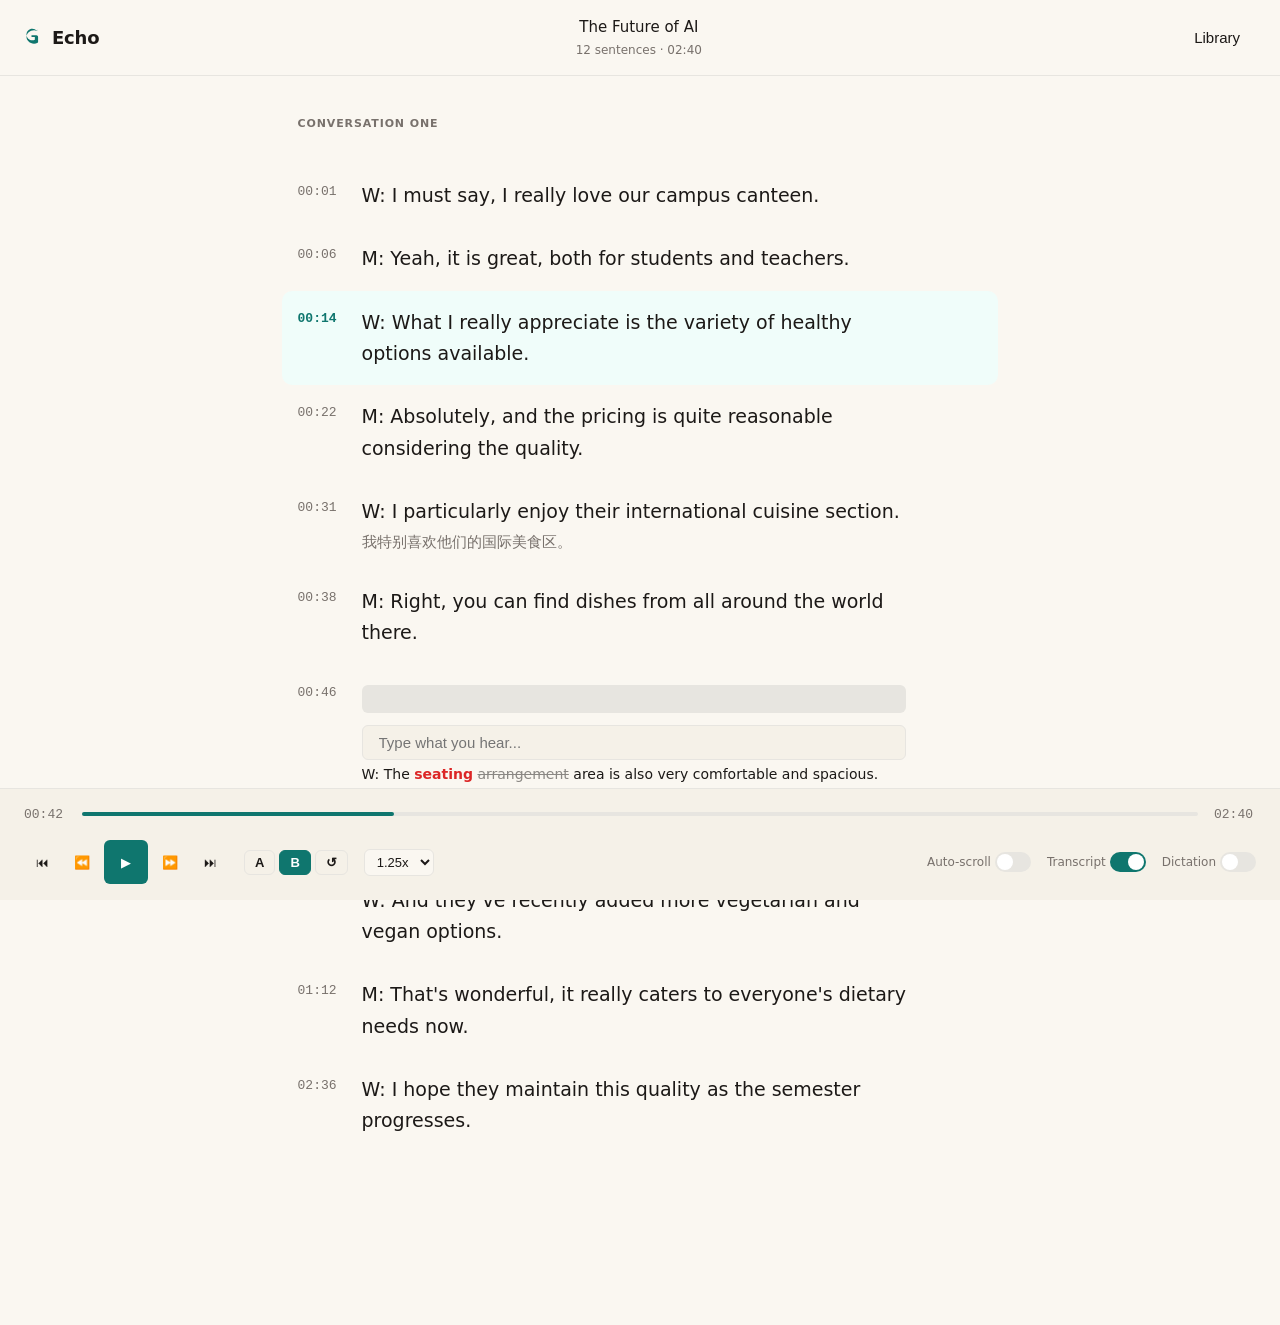
<file: docs/design/direction-a-warm-paper.html>
<!doctype html>
<html lang="en">
<head>
<meta charset="utf-8">
<meta name="viewport" content="width=device-width, initial-scale=1">
<title>Echo — Listening Player</title>
<style>
:root {
  --paper: #FAF7F1;
  --surface: #F5F1E8;
  --ink: #1C1917;
  --muted: #78716C;
  --border: #E7E5E0;
  --accent: #0F766E;
  --accent-bg: #F0FDFA;
  --radius-sm: 6px;
  --radius-md: 10px;
  --radius-lg: 14px;
  --space-xs: 4px;
  --space-sm: 8px;
  --space-md: 16px;
  --space-lg: 24px;
  --space-xl: 32px;
}
@media (prefers-color-scheme: dark) {
  :root {
    --paper: #1C1917;
    --surface: #292524;
    --ink: #FAF7F1;
    --muted: #A8A29E;
    --border: #44403C;
    --accent: #5EEAD4;
    --accent-bg: #134E4A;
  }
}
* { margin: 0; padding: 0; box-sizing: border-box; }
body {
  font-family: -apple-system, BlinkMacSystemFont, 'Segoe UI', system-ui, sans-serif;
  background: var(--paper);
  color: var(--ink);
  line-height: 1.5;
  padding-bottom: 140px;
}
.top-bar {
  display: flex;
  align-items: center;
  justify-content: space-between;
  padding: var(--space-md) var(--space-lg);
  border-bottom: 1px solid var(--border);
  background: var(--paper);
  position: sticky;
  top: 0;
  z-index: 10;
}
.logo-group {
  display: flex;
  align-items: center;
  gap: var(--space-sm);
}
.logo-svg {
  width: 20px;
  height: 20px;
  fill: var(--accent);
}
.wordmark {
  font-size: 18px;
  font-weight: 600;
  letter-spacing: -0.01em;
}
.track-info {
  text-align: center;
  flex: 1;
}
.track-title {
  font-size: 15px;
  font-weight: 500;
}
.track-meta {
  font-size: 12px;
  color: var(--muted);
  margin-top: 2px;
}
.lib-btn {
  background: none;
  border: none;
  color: var(--ink);
  font-size: 15px;
  cursor: pointer;
  padding: var(--space-sm) var(--space-md);
  border-radius: var(--radius-sm);
}
.lib-btn:hover { background: var(--surface); }
.main {
  max-width: 72ch;
  margin: 0 auto;
  padding: var(--space-xl) var(--space-lg);
}
.section-heading {
  font-size: 11px;
  font-weight: 600;
  letter-spacing: 0.08em;
  text-transform: uppercase;
  color: var(--muted);
  margin-bottom: var(--space-lg);
  position: sticky;
  top: 65px;
  background: var(--paper);
  padding: var(--space-sm) 0;
  z-index: 5;
}
.sentence-row {
  display: grid;
  grid-template-columns: 48px 1fr auto;
  gap: var(--space-md);
  align-items: start;
  padding: var(--space-md) var(--space-md);
  margin: 0 calc(-1 * var(--space-md));
  border-radius: var(--radius-md);
  transition: background 0.15s;
}
.sentence-row:hover { background: var(--surface); }
.sentence-row:hover .row-actions { opacity: 1; }
.sentence-row.active {
  background: var(--accent-bg);
  font-weight: 500;
}
.sentence-row.active .timestamp { color: var(--accent); font-weight: 600; }
.timestamp {
  font-family: ui-monospace, 'SF Mono', monospace;
  font-size: 13px;
  color: var(--muted);
  padding-top: 2px;
}
.sentence-text {
  font-size: 19px;
  line-height: 1.65;
}
.translation {
  font-size: 15px;
  color: var(--muted);
  margin-top: var(--space-xs);
  line-height: 1.5;
}
.dictation-mask {
  background: var(--border);
  height: 28px;
  border-radius: var(--radius-sm);
  margin: 4px 0;
}
.dictation-input {
  width: 100%;
  padding: var(--space-sm) var(--space-md);
  border: 1px solid var(--border);
  border-radius: var(--radius-sm);
  background: var(--surface);
  color: var(--ink);
  font-size: 15px;
  margin-top: var(--space-sm);
}
.dictation-feedback {
  font-size: 14px;
  margin-top: var(--space-xs);
  line-height: 1.5;
}
.word-missed { color: #DC2626; font-weight: 600; }
.word-extra { text-decoration: line-through; opacity: 0.5; }
.row-actions {
  display: flex;
  gap: var(--space-xs);
  opacity: 0;
  transition: opacity 0.15s;
}
@media (max-width: 768px) {
  .row-actions { opacity: 1; }
}
.icon-btn {
  background: none;
  border: none;
  color: var(--muted);
  cursor: pointer;
  padding: var(--space-xs);
  border-radius: var(--radius-sm);
  width: 28px;
  height: 28px;
  display: flex;
  align-items: center;
  justify-content: center;
}
.icon-btn:hover { background: var(--border); color: var(--ink); }
.player-bar {
  position: fixed;
  bottom: 0;
  left: 0;
  right: 0;
  background: var(--surface);
  border-top: 1px solid var(--border);
  padding: var(--space-md) var(--space-lg);
  z-index: 20;
}
.timeline {
  display: flex;
  align-items: center;
  gap: var(--space-md);
  margin-bottom: var(--space-md);
}
.time {
  font-family: ui-monospace, 'SF Mono', monospace;
  font-size: 13px;
  color: var(--muted);
  min-width: 42px;
}
.slider {
  flex: 1;
  height: 4px;
  background: var(--border);
  border-radius: 2px;
  position: relative;
  cursor: pointer;
}
.slider-fill {
  height: 100%;
  background: var(--accent);
  border-radius: 2px;
  width: 28%;
}
.controls {
  display: flex;
  align-items: center;
  gap: var(--space-sm);
  flex-wrap: wrap;
}
.transport {
  display: flex;
  align-items: center;
  gap: var(--space-xs);
}
.ctrl-btn {
  background: none;
  border: none;
  color: var(--ink);
  cursor: pointer;
  padding: var(--space-sm);
  border-radius: var(--radius-sm);
  font-size: 13px;
  display: flex;
  align-items: center;
  justify-content: center;
  width: 36px;
  height: 36px;
}
.ctrl-btn:hover { background: var(--border); }
.ctrl-btn.primary {
  background: var(--accent);
  color: white;
  width: 44px;
  height: 44px;
}
.ctrl-btn.primary:hover { opacity: 0.9; }
.ab-group {
  display: flex;
  gap: var(--space-xs);
  margin-left: var(--space-sm);
}
.ab-btn {
  background: none;
  border: 1px solid var(--border);
  color: var(--ink);
  cursor: pointer;
  padding: var(--space-xs) 10px;
  border-radius: var(--radius-sm);
  font-size: 13px;
  font-weight: 600;
}
.ab-btn:hover { background: var(--surface); }
.ab-btn.engaged {
  background: var(--accent);
  color: white;
  border-color: var(--accent);
}
.speed-select {
  background: var(--paper);
  border: 1px solid var(--border);
  color: var(--ink);
  padding: var(--space-xs) var(--space-sm);
  border-radius: var(--radius-sm);
  font-size: 13px;
  cursor: pointer;
  margin-left: var(--space-sm);
}
.switches {
  display: flex;
  gap: var(--space-md);
  margin-left: auto;
}
@media (max-width: 520px) {
  .switches { margin-left: 0; width: 100%; justify-content: space-between; margin-top: var(--space-sm); }
}
.switch-group {
  display: flex;
  align-items: center;
  gap: var(--space-xs);
}
.switch-label {
  font-size: 12px;
  color: var(--muted);
}
.switch {
  width: 36px;
  height: 20px;
  background: var(--border);
  border-radius: 10px;
  position: relative;
  cursor: pointer;
  transition: background 0.2s;
}
.switch.on { background: var(--accent); }
.switch-knob {
  width: 16px;
  height: 16px;
  background: white;
  border-radius: 50%;
  position: absolute;
  top: 2px;
  left: 2px;
  transition: left 0.2s;
}
.switch.on .switch-knob { left: 18px; }
.drawer-backdrop {
  position: fixed;
  inset: 0;
  background: rgba(0,0,0,0.4);
  z-index: 30;
  display: none;
}
.drawer-backdrop.open { display: block; }
.drawer {
  position: fixed;
  left: 0;
  top: 0;
  bottom: 0;
  width: 320px;
  max-width: 85vw;
  background: var(--paper);
  z-index: 40;
  transform: translateX(-100%);
  transition: transform 0.3s;
  overflow-y: auto;
  padding: var(--space-lg);
}
.drawer.open { transform: translateX(0); }
.drawer-search {
  width: 100%;
  padding: var(--space-sm) var(--space-md);
  border: 1px solid var(--border);
  border-radius: var(--radius-md);
  background: var(--surface);
  color: var(--ink);
  font-size: 14px;
  margin-bottom: var(--space-lg);
}
.tree-group {
  margin-bottom: var(--space-md);
}
.tree-label {
  display: flex;
  align-items: center;
  gap: var(--space-sm);
  padding: var(--space-sm) 0;
  cursor: pointer;
  font-size: 14px;
  font-weight: 500;
}
.caret {
  font-size: 10px;
  color: var(--muted);
  transition: transform 0.2s;
}
.tree-group.open .caret { transform: rotate(90deg); }
.badge {
  background: var(--border);
  color: var(--muted);
  font-size: 11px;
  padding: 2px 6px;
  border-radius: 10px;
}
.tree-items {
  display: none;
  padding-left: var(--space-lg);
}
.tree-group.open .tree-items { display: block; }
.tree-item {
  padding: var(--space-sm) var(--space-md);
  border-radius: var(--radius-sm);
  cursor: pointer;
  margin-bottom: 2px;
}
.tree-item:hover { background: var(--surface); }
.tree-item.current { background: var(--accent-bg); color: var(--accent); font-weight: 500; }
.item-title { font-size: 14px; }
.item-subtitle { font-size: 12px; color: var(--muted); margin-top: 2px; }
.divider {
  height: 1px;
  background: var(--border);
  margin: var(--space-lg) 0;
}
.sections-heading {
  font-size: 11px;
  font-weight: 600;
  letter-spacing: 0.08em;
  text-transform: uppercase;
  color: var(--muted);
  margin-bottom: var(--space-md);
}
</style>
</head>
<body>

<div class="top-bar">
  <div class="logo-group">
    <svg class="logo-svg" viewBox="0 0 24 24">
      <path d="M12 4C7 4 3 8 3 12s4 8 9 8c1.5 0 3-.4 4.3-1.1.4-.2.6-.6.6-1V12c0-1.1-.9-2-2-2H9v2h4v3.3c-.9.4-1.9.7-3 .7-3.9 0-7-3.1-7-7s3.1-7 7-7c2.1 0 4 .9 5.3 2.4l1.5-1.5C14.6 4.7 12.4 4 12 4z"/>
    </svg>
    <span class="wordmark">Echo</span>
  </div>
  <div class="track-info">
    <div class="track-title">The Future of AI</div>
    <div class="track-meta">12 sentences · 02:40</div>
  </div>
  <button class="lib-btn" onclick="toggleDrawer()">Library</button>
</div>

<main class="main">
  <div class="section-heading">CONVERSATION ONE</div>

  <div class="sentence-row">
    <div class="timestamp">00:01</div>
    <div>
      <div class="sentence-text">W: I must say, I really love our campus canteen.</div>
    </div>
    <div class="row-actions">
      <button class="icon-btn">▶</button>
      <button class="icon-btn">↻</button>
    </div>
  </div>

  <div class="sentence-row">
    <div class="timestamp">00:06</div>
    <div>
      <div class="sentence-text">M: Yeah, it is great, both for students and teachers.</div>
    </div>
    <div class="row-actions">
      <button class="icon-btn">▶</button>
      <button class="icon-btn">↻</button>
    </div>
  </div>

  <div class="sentence-row active">
    <div class="timestamp">00:14</div>
    <div>
      <div class="sentence-text">W: What I really appreciate is the variety of healthy options available.</div>
    </div>
    <div class="row-actions">
      <button class="icon-btn">▶</button>
      <button class="icon-btn">↻</button>
    </div>
  </div>

  <div class="sentence-row">
    <div class="timestamp">00:22</div>
    <div>
      <div class="sentence-text">M: Absolutely, and the pricing is quite reasonable considering the quality.</div>
    </div>
    <div class="row-actions">
      <button class="icon-btn">▶</button>
      <button class="icon-btn">↻</button>
    </div>
  </div>

  <div class="sentence-row">
    <div class="timestamp">00:31</div>
    <div>
      <div class="sentence-text">W: I particularly enjoy their international cuisine section.</div>
      <div class="translation">我特别喜欢他们的国际美食区。</div>
    </div>
    <div class="row-actions">
      <button class="icon-btn">▶</button>
      <button class="icon-btn">↻</button>
    </div>
  </div>

  <div class="sentence-row">
    <div class="timestamp">00:38</div>
    <div>
      <div class="sentence-text">M: Right, you can find dishes from all around the world there.</div>
    </div>
    <div class="row-actions">
      <button class="icon-btn">▶</button>
      <button class="icon-btn">↻</button>
    </div>
  </div>

  <div class="sentence-row">
    <div class="timestamp">00:46</div>
    <div>
      <div class="dictation-mask"></div>
      <input type="text" class="dictation-input" placeholder="Type what you hear...">
      <div class="dictation-feedback">
        W: The <span class="word-missed">seating</span> <span class="word-extra">arrangement</span> area is also very comfortable and spacious.
      </div>
    </div>
    <div class="row-actions">
      <button class="icon-btn">▶</button>
      <button class="icon-btn">↻</button>
    </div>
  </div>

  <div class="sentence-row">
    <div class="timestamp">00:55</div>
    <div>
      <div class="dictation-mask"></div>
    </div>
    <div class="row-actions">
      <button class="icon-btn">▶</button>
      <button class="icon-btn">↻</button>
    </div>
  </div>

  <div class="sentence-row">
    <div class="timestamp">01:03</div>
    <div>
      <div class="sentence-text">W: And they've recently added more vegetarian and vegan options.</div>
    </div>
    <div class="row-actions">
      <button class="icon-btn">▶</button>
      <button class="icon-btn">↻</button>
    </div>
  </div>

  <div class="sentence-row">
    <div class="timestamp">01:12</div>
    <div>
      <div class="sentence-text">M: That's wonderful, it really caters to everyone's dietary needs now.</div>
    </div>
    <div class="row-actions">
      <button class="icon-btn">▶</button>
      <button class="icon-btn">↻</button>
    </div>
  </div>

  <div class="sentence-row">
    <div class="timestamp">02:36</div>
    <div>
      <div class="sentence-text">W: I hope they maintain this quality as the semester progresses.</div>
    </div>
    <div class="row-actions">
      <button class="icon-btn">▶</button>
      <button class="icon-btn">↻</button>
    </div>
  </div>
</main>

<div class="player-bar">
  <div class="timeline">
    <div class="time">00:42</div>
    <div class="slider"><div class="slider-fill"></div></div>
    <div class="time">02:40</div>
  </div>
  <div class="controls">
    <div class="transport">
      <button class="ctrl-btn">⏮</button>
      <button class="ctrl-btn">⏪</button>
      <button class="ctrl-btn primary">▶</button>
      <button class="ctrl-btn">⏩</button>
      <button class="ctrl-btn">⏭</button>
    </div>
    <div class="ab-group">
      <button class="ab-btn">A</button>
      <button class="ab-btn engaged">B</button>
      <button class="ab-btn">↺</button>
    </div>
    <select class="speed-select">
      <option>1.25x</option>
    </select>
    <div class="switches">
      <div class="switch-group">
        <span class="switch-label">Auto-scroll</span>
        <div class="switch"><div class="switch-knob"></div></div>
      </div>
      <div class="switch-group">
        <span class="switch-label">Transcript</span>
        <div class="switch on"><div class="switch-knob"></div></div>
      </div>
      <div class="switch-group">
        <span class="switch-label">Dictation</span>
        <div class="switch"><div class="switch-knob"></div></div>
      </div>
    </div>
  </div>
</div>

<div class="drawer-backdrop" onclick="toggleDrawer()"></div>
<div class="drawer">
  <input type="search" class="drawer-search" placeholder="Search titles / sources...">
  
  <div class="tree-group open">
    <div class="tree-label" onclick="this.parentElement.classList.toggle('open')">
      <span class="caret">▶</span>
      <span>Podcasts</span>
      <span class="badge">6</span>
    </div>
    <div class="tree-items">
      <div class="tree-group open">
        <div class="tree-label" onclick="this.parentElement.classList.toggle('open')">
          <span class="caret">▶</span>
          <span>BBC News</span>
          <span class="badge">2</span>
        </div>
        <div class="tree-items">
          <div class="tree-item current">
            <div class="item-title">The Future of AI</div>
            <div class="item-subtitle">BBC News</div>
          </div>
          <div class="tree-item">
            <div class="item-title">Climate Policy Update</div>
            <div class="item-subtitle">BBC News</div>
          </div>
        </div>
      </div>
      <div class="tree-group">
        <div class="tree-label" onclick="this.parentElement.classList.toggle('open')">
          <span class="caret">▶</span>
          <span>TED</span>
          <span class="badge">4</span>
        </div>
        <div class="tree-items">
          <div class="tree-item">
            <div class="item-title">Innovation in Education</div>
            <div class="item-subtitle">TED</div>
          </div>
        </div>
      </div>
    </div>
  </div>

  <div class="tree-group">
    <div class="tree-label" onclick="this.parentElement.classList.toggle('open')">
      <span class="caret">▶</span>
      <span>Samples</span>
      <span class="badge">1</span>
    </div>
    <div class="tree-items">
      <div class="tree-item">
        <div class="item-title">Dreams</div>
        <div class="item-subtitle">Sample</div>
      </div>
    </div>
  </div>

  <div class="divider"></div>
  <div class="sections-heading">SECTIONS</div>
  <div class="tree-item">Conversation One</div>
  <div class="tree-item">Conversation Two</div>
  <div class="tree-item">Passage One</div>
</div>

<script>
function toggleDrawer() {
  document.querySelector('.drawer').classList.toggle('open');
  document.querySelector('.drawer-backdrop').classList.toggle('open');
}
document.addEventListener('keydown', (e) => {
  if (e.key === 'Escape') {
    document.querySelector('.drawer').classList.remove('open');
    document.querySelector('.drawer-backdrop').classList.remove('open');
  }
});
document.querySelectorAll('.switch').forEach(sw => {
  sw.addEventListener('click', () => sw.classList.toggle('on'));
});
</script>

</body>
</html>
</file>
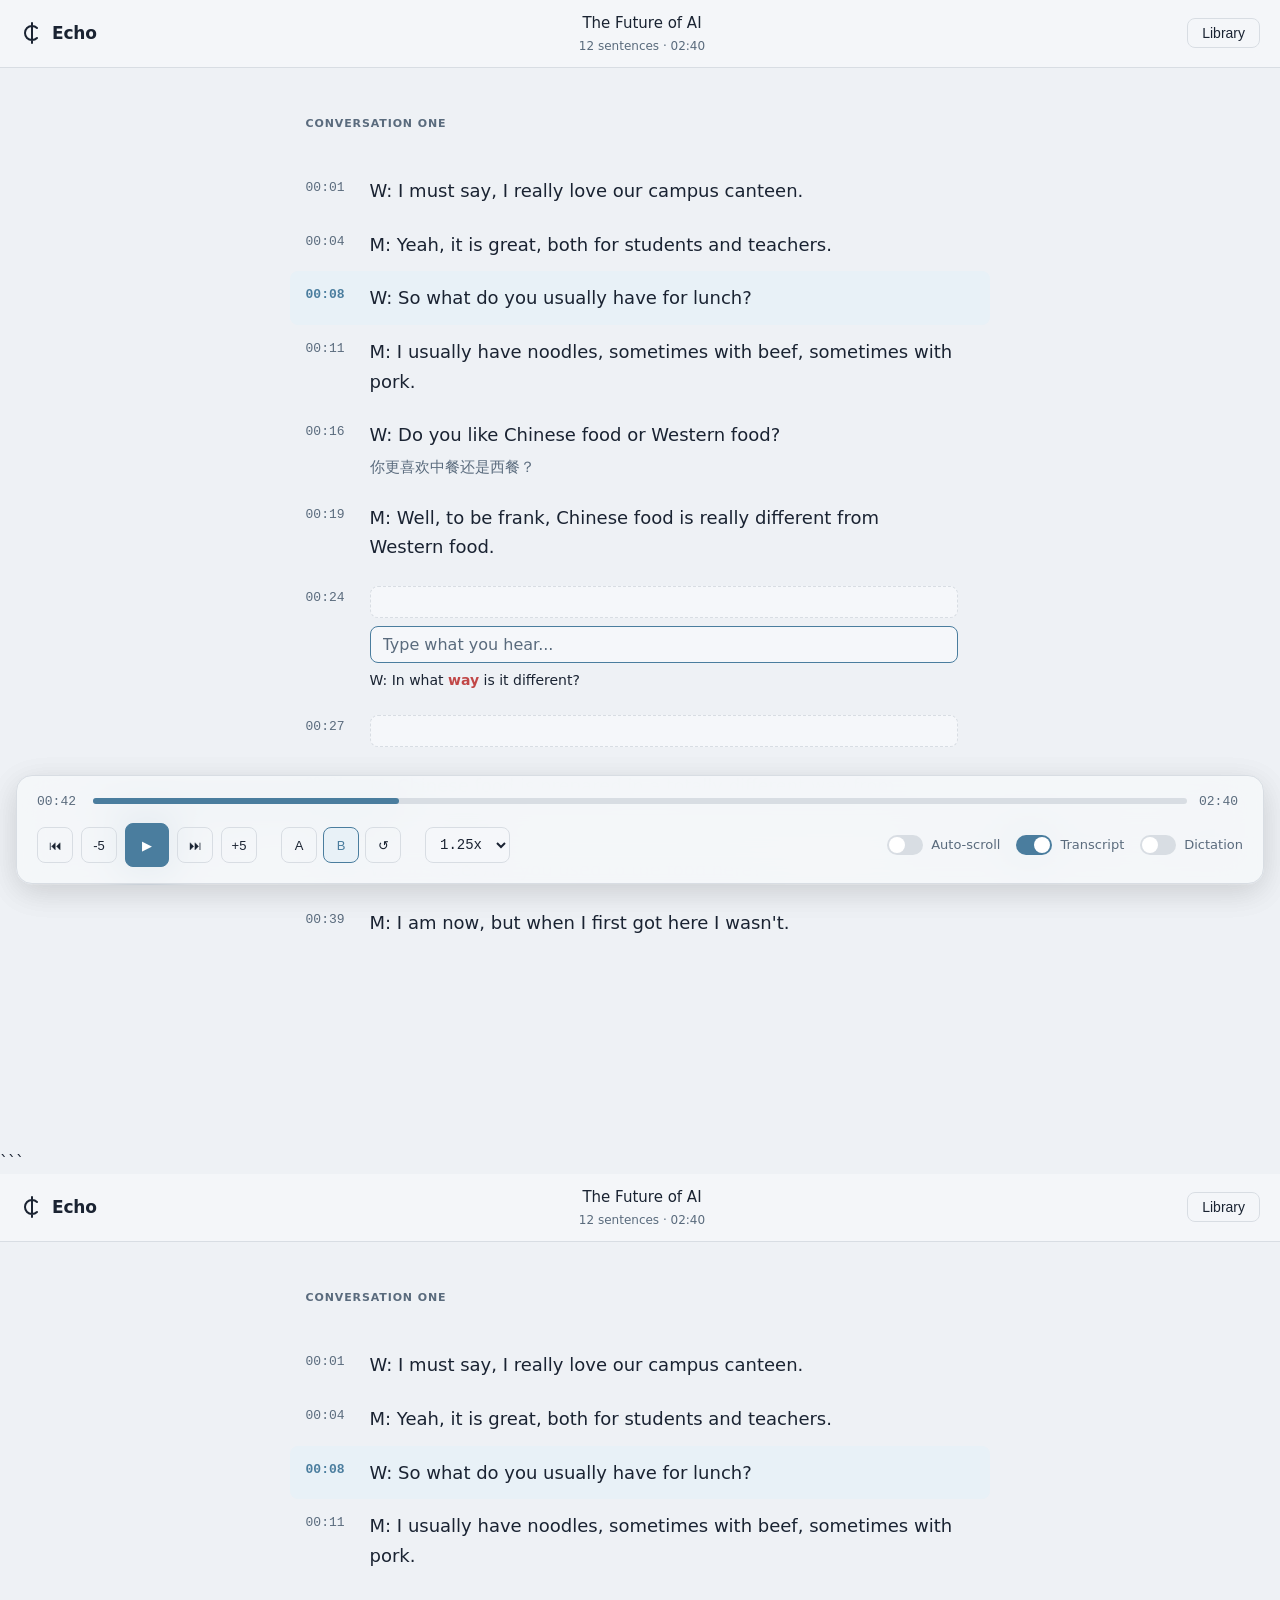
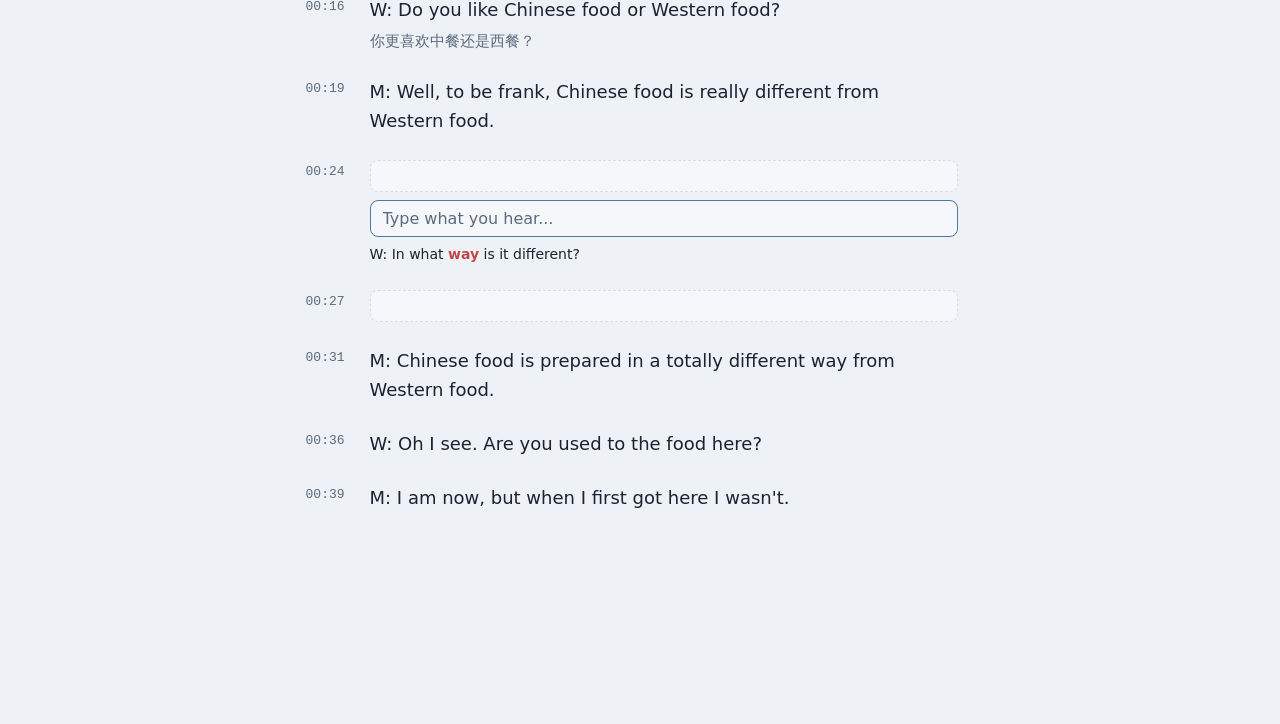
<file: docs/design/direction-b-cool-studio.html>
<!doctype html>
<html lang="en">
<head>
<meta charset="utf-8">
<meta name="viewport" content="width=device-width, initial-scale=1">
<title>Echo — Intensive Listening</title>
<style>
:root {
  --bg: #EEF1F5;
  --surface: #F5F7FA;
  --surface-glass: rgba(245, 247, 250, 0.85);
  --fg: #1A2332;
  --muted: #5A6B7D;
  --border: #D8DDE3;
  --accent: #4A7D9E;
  --accent-soft: #E8F1F7;
  --error: #C14747;
  --r-1: 4px;
  --r-2: 8px;
  --r-3: 12px;
  --r-4: 16px;
}

* { box-sizing: border-box; }
body {
  margin: 0;
  padding: 0;
  font-family: -apple-system, BlinkMacSystemFont, 'SF Pro Text', system-ui, sans-serif;
  background: var(--bg);
  color: var(--fg);
  font-size: 16px;
  line-height: 1.5;
  -webkit-font-smoothing: antialiased;
}

/* Top bar */
header {
  position: sticky;
  top: 0;
  z-index: 100;
  background: var(--surface-glass);
  backdrop-filter: blur(12px);
  border-bottom: 1px solid var(--border);
  padding: 12px 20px;
  display: flex;
  align-items: center;
  gap: 20px;
}
.logo-cluster {
  display: flex;
  align-items: center;
  gap: 8px;
}
.logo-glyph {
  width: 24px;
  height: 24px;
}
.wordmark {
  font-size: 17px;
  font-weight: 600;
  letter-spacing: -0.01em;
  color: var(--fg);
}
.track-info {
  flex: 1;
  text-align: center;
  min-width: 0;
}
.track-title {
  font-size: 15px;
  font-weight: 500;
  color: var(--fg);
  white-space: nowrap;
  overflow: hidden;
  text-overflow: ellipsis;
}
.track-meta {
  font-size: 12px;
  color: var(--muted);
  margin-top: 2px;
}
.btn-library {
  background: none;
  border: 1px solid var(--border);
  border-radius: var(--r-2);
  padding: 6px 14px;
  font-size: 14px;
  font-weight: 500;
  color: var(--fg);
  cursor: pointer;
  transition: all 0.15s;
}
.btn-library:hover {
  background: var(--surface);
  border-color: var(--accent);
}

/* Main transcript canvas */
main {
  max-width: 72ch;
  margin: 0 auto;
  padding: 40px 32px 200px;
}
.section-heading {
  font-size: 11px;
  font-weight: 600;
  letter-spacing: 0.08em;
  text-transform: uppercase;
  color: var(--muted);
  margin-bottom: 24px;
  position: sticky;
  top: 60px;
  background: var(--bg);
  padding: 8px 0;
  z-index: 10;
}
.sentence-row {
  display: grid;
  grid-template-columns: 48px 1fr auto;
  gap: 16px;
  align-items: start;
  padding: 12px 16px;
  margin: 0 -16px;
  border-radius: var(--r-2);
  transition: background 0.15s;
}
.sentence-row:hover {
  background: var(--surface);
}
.sentence-row.active {
  background: var(--accent-soft);
}
.timestamp {
  font-family: 'SF Mono', ui-monospace, monospace;
  font-size: 13px;
  color: var(--muted);
  padding-top: 2px;
}
.sentence-row.active .timestamp {
  color: var(--accent);
  font-weight: 600;
}
.sentence-text {
  font-size: 18px;
  line-height: 1.65;
  color: var(--fg);
}
.sentence-row.active .sentence-text {
  font-weight: 500;
}
.translation {
  font-size: 15px;
  color: var(--muted);
  margin-top: 6px;
  line-height: 1.5;
}
.dictation-mask {
  background: var(--surface);
  border: 1px dashed var(--border);
  border-radius: var(--r-2);
  height: 32px;
  width: 100%;
}
.dictation-input {
  width: 100%;
  border: 1px solid var(--accent);
  border-radius: var(--r-2);
  padding: 8px 12px;
  font-size: 16px;
  font-family: inherit;
  background: var(--surface);
  color: var(--fg);
  margin-top: 8px;
}
.dictation-input::placeholder {
  color: var(--muted);
}
.grading {
  font-size: 14px;
  margin-top: 6px;
  line-height: 1.6;
}
.grading .missed {
  color: var(--error);
  font-weight: 600;
}
.grading .extra {
  text-decoration: line-through;
  color: var(--muted);
}
.row-actions {
  display: none;
  gap: 4px;
  opacity: 0;
  transition: opacity 0.15s;
}
.sentence-row:hover .row-actions {
  opacity: 1;
}
@media (hover: none) {
  .row-actions {
    opacity: 1;
  }
}
.sentence-row:hover .row-actions,
.sentence-row.active .row-actions {
  display: flex;
}
.icon-btn {
  background: none;
  border: none;
  width: 28px;
  height: 28px;
  border-radius: var(--r-1);
  display: flex;
  align-items: center;
  justify-content: center;
  cursor: pointer;
  color: var(--muted);
  transition: all 0.15s;
}
.icon-btn:hover {
  background: var(--surface);
  color: var(--fg);
}

/* Bottom player bar */
.player-bar {
  position: fixed;
  bottom: 16px;
  left: 16px;
  right: 16px;
  z-index: 200;
  background: var(--surface-glass);
  backdrop-filter: blur(20px);
  border: 1px solid var(--border);
  border-radius: var(--r-4);
  padding: 16px 20px;
  box-shadow: 0 8px 32px rgba(0,0,0,0.08);
}
.progress-line {
  display: flex;
  align-items: center;
  gap: 12px;
  margin-bottom: 12px;
}
.time {
  font-family: 'SF Mono', ui-monospace, monospace;
  font-size: 13px;
  color: var(--muted);
  min-width: 44px;
}
.slider {
  flex: 1;
  height: 6px;
  background: var(--border);
  border-radius: 3px;
  position: relative;
  cursor: pointer;
}
.slider-fill {
  height: 100%;
  background: var(--accent);
  border-radius: 3px;
  width: 28%;
}
.controls-line {
  display: flex;
  align-items: center;
  gap: 16px;
  flex-wrap: wrap;
}
.transport {
  display: flex;
  align-items: center;
  gap: 8px;
}
.ctrl-btn {
  background: none;
  border: 1px solid var(--border);
  width: 36px;
  height: 36px;
  border-radius: var(--r-2);
  display: flex;
  align-items: center;
  justify-content: center;
  cursor: pointer;
  color: var(--fg);
  font-size: 13px;
  font-weight: 500;
  transition: all 0.15s;
}
.ctrl-btn:hover {
  background: var(--surface);
  border-color: var(--accent);
}
.ctrl-btn.primary {
  background: var(--accent);
  border-color: var(--accent);
  color: white;
  width: 44px;
  height: 44px;
}
.ctrl-btn.primary:hover {
  background: #3E6A85;
}
.ctrl-btn.engaged {
  background: var(--accent-soft);
  border-color: var(--accent);
  color: var(--accent);
}
.loop-group {
  display: flex;
  gap: 6px;
  margin-left: 8px;
}
.speed-select {
  border: 1px solid var(--border);
  border-radius: var(--r-2);
  padding: 8px 10px;
  font-size: 14px;
  background: var(--surface);
  color: var(--fg);
  font-family: 'SF Mono', ui-monospace, monospace;
  cursor: pointer;
  margin-left: 8px;
}
.switches {
  display: flex;
  gap: 16px;
  margin-left: auto;
}
.switch-item {
  display: flex;
  align-items: center;
  gap: 8px;
  font-size: 13px;
  color: var(--muted);
}
.switch {
  width: 36px;
  height: 20px;
  background: var(--border);
  border-radius: 10px;
  position: relative;
  cursor: pointer;
  transition: background 0.2s;
}
.switch.on {
  background: var(--accent);
}
.switch-knob {
  width: 16px;
  height: 16px;
  background: white;
  border-radius: 50%;
  position: absolute;
  top: 2px;
  left: 2px;
  transition: left 0.2s;
}
.switch.on .switch-knob {
  left: 18px;
}

/* Library drawer */
.drawer-backdrop {
  position: fixed;
  inset: 0;
  background: rgba(15, 20, 32, 0.4);
  z-index: 300;
  display: none;
  backdrop-filter: blur(2px);
}
.drawer-backdrop.open {
  display: block;
}
.drawer {
  position: fixed;
  top: 0;
  left: 0;
  bottom: 0;
  width: 320px;
  background: var(--surface);
  border-right: 1px solid var(--border);
  z-index: 301;
  overflow-y: auto;
  padding: 20px;
  transform: translateX(-100%);
  transition: transform 0.3s cubic-bezier(0.4, 0, 0.2, 1);
}
.drawer.open {
  transform: translateX(0);
}
.drawer-search {
  width: 100%;
  border: 1px solid var(--border);
  border-radius: var(--r-2);
  padding: 10px 12px;
  font-size: 14px;
  background: var(--bg);
  color: var(--fg);
  margin-bottom: 20px;
}
.tree-group {
  margin-bottom: 16px;
}
.tree-header {
  display: flex;
  align-items: center;
  gap: 8px;
  padding: 8px 0;
  cursor: pointer;
  font-size: 14px;
  font-weight: 600;
  color: var(--fg);
}
.caret {
  font-size: 10px;
  color: var(--muted);
}
.badge {
  background: var(--border);
  color: var(--muted);
  font-size: 11px;
  padding: 2px 6px;
  border-radius: 10px;
  font-weight: 500;
}
.tree-items {
  padding-left: 20px;
  margin-top: 4px;
}
.tree-item {
  padding: 8px 12px;
  margin: 2px 0;
  border-radius: var(--r-2);
  cursor: pointer;
  transition: background 0.15s;
}
.tree-item:hover {
  background: var(--bg);
}
.tree-item.playing {
  background: var(--accent-soft);
  border-left: 3px solid var(--accent);
}
.item-title {
  font-size: 14px;
  color: var(--fg);
}
.item-subtitle {
  font-size: 12px;
  color: var(--muted);
  margin-top: 2px;
}
.divider {
  height: 1px;
  background: var(--border);
  margin: 20px 0;
}
.sections-heading {
  font-size: 11px;
  font-weight: 600;
  letter-spacing: 0.08em;
  text-transform: uppercase;
  color: var(--muted);
  margin-bottom: 12px;
}
.section-link {
  padding: 8px 12px;
  margin: 2px 0;
  border-radius: var(--r-2);
  cursor: pointer;
  font-size: 14px;
  color: var(--fg);
  transition: background 0.15s;
}
.section-link:hover {
  background: var(--bg);
}

@media (max-width: 520px) {
  main { padding: 24px 20px 240px; }
  .sentence-row { grid-template-columns: 40px 1fr; gap: 12px; }
  .row-actions { grid-column: 2; margin-top: 8px; display: flex; opacity: 1; }
  .controls-line { gap: 12px; }
  .switches { margin-left: 0; width: 100%; justify-content: space-between; margin-top: 8px; }
  .drawer { width: 100%; max-width: 320px; }
}
</style>
</head>
<body>

<header>
  <div class="logo-cluster">
    <svg class="logo-glyph" viewBox="0 0 24 24" fill="none" stroke="currentColor" stroke-width="2" stroke-linecap="round" stroke-linejoin="round">
      <path d="M12 2v20M17 7c-1.5-1.5-3.5-2-5-2s-3.5.5-5 2c-1.5 1.5-2 3.5-2 5s.5 3.5 2 5c1.5 1.5 3.5 2 5 2s3.5-.5 5-2"/>
    </svg>
    <div class="wordmark">Echo</div>
  </div>
  <div class="track-info">
    <div class="track-title">The Future of AI</div>
    <div class="track-meta">12 sentences · 02:40</div>
  </div>
  <button class="btn-library" onclick="toggleDrawer()">Library</button>
</header>

<main>
  <div class="section-heading">CONVERSATION ONE</div>
  
  <div class="sentence-row">
    <div class="timestamp">00:01</div>
    <div>
      <div class="sentence-text">W: I must say, I really love our campus canteen.</div>
    </div>
    <div class="row-actions">
      <button class="icon-btn">▶</button>
      <button class="icon-btn">↻</button>
    </div>
  </div>

  <div class="sentence-row">
    <div class="timestamp">00:04</div>
    <div>
      <div class="sentence-text">M: Yeah, it is great, both for students and teachers.</div>
    </div>
    <div class="row-actions">
      <button class="icon-btn">▶</button>
      <button class="icon-btn">↻</button>
    </div>
  </div>

  <div class="sentence-row active">
    <div class="timestamp">00:08</div>
    <div>
      <div class="sentence-text">W: So what do you usually have for lunch?</div>
    </div>
    <div class="row-actions">
      <button class="icon-btn">▶</button>
      <button class="icon-btn">↻</button>
    </div>
  </div>

  <div class="sentence-row">
    <div class="timestamp">00:11</div>
    <div>
      <div class="sentence-text">M: I usually have noodles, sometimes with beef, sometimes with pork.</div>
    </div>
    <div class="row-actions">
      <button class="icon-btn">▶</button>
      <button class="icon-btn">↻</button>
    </div>
  </div>

  <div class="sentence-row">
    <div class="timestamp">00:16</div>
    <div>
      <div class="sentence-text">W: Do you like Chinese food or Western food?</div>
      <div class="translation">你更喜欢中餐还是西餐？</div>
    </div>
    <div class="row-actions">
      <button class="icon-btn">▶</button>
      <button class="icon-btn">↻</button>
    </div>
  </div>

  <div class="sentence-row">
    <div class="timestamp">00:19</div>
    <div>
      <div class="sentence-text">M: Well, to be frank, Chinese food is really different from Western food.</div>
    </div>
    <div class="row-actions">
      <button class="icon-btn">▶</button>
      <button class="icon-btn">↻</button>
    </div>
  </div>

  <div class="sentence-row">
    <div class="timestamp">00:24</div>
    <div>
      <div class="dictation-mask"></div>
      <input type="text" class="dictation-input" placeholder="Type what you hear...">
      <div class="grading">
        W: In what <span class="missed">way</span> is it different?
      </div>
    </div>
    <div class="row-actions">
      <button class="icon-btn">▶</button>
      <button class="icon-btn">↻</button>
    </div>
  </div>

  <div class="sentence-row">
    <div class="timestamp">00:27</div>
    <div>
      <div class="dictation-mask"></div>
    </div>
    <div class="row-actions">
      <button class="icon-btn">▶</button>
      <button class="icon-btn">↻</button>
    </div>
  </div>

  <div class="sentence-row">
    <div class="timestamp">00:31</div>
    <div>
      <div class="sentence-text">M: Chinese food is prepared in a totally different way from Western food.</div>
    </div>
    <div class="row-actions">
      <button class="icon-btn">▶</button>
      <button class="icon-btn">↻</button>
    </div>
  </div>

  <div class="sentence-row">
    <div class="timestamp">00:36</div>
    <div>
      <div class="sentence-text">W: Oh I see. Are you used to the food here?</div>
    </div>
    <div class="row-actions">
      <button class="icon-btn">▶</button>
      <button class="icon-btn">↻</button>
    </div>
  </div>

  <div class="sentence-row">
    <div class="timestamp">00:39</div>
    <div>
      <div class="sentence-text">M: I am now, but when I first got here I wasn't.</div>
    </div>
    <div class="row-actions">
      <button class="icon-btn">▶</button>
      <button class="icon-btn">↻</button>
    </div>
  </div>
</main>

<div class="player-bar">
  <div class="progress-line">
    <div class="time">00:42</div>
    <div class="slider">
      <div class="slider-fill"></div>
    </div>
    <div class="time">02:40</div>
  </div>
  <div class="controls-line">
    <div class="transport">
      <button class="ctrl-btn">⏮</button>
      <button class="ctrl-btn">-5</button>
      <button class="ctrl-btn primary">▶</button>
      <button class="ctrl-btn">⏭</button>
      <button class="ctrl-btn">+5</button>
    </div>
    <div class="loop-group">
      <button class="ctrl-btn">A</button>
      <button class="ctrl-btn engaged">B</button>
      <button class="ctrl-btn">↺</button>
    </div>
    <select class="speed-select">
      <option>0.75x</option>
      <option>1.0x</option>
      <option selected>1.25x</option>
      <option>1.5x</option>
    </select>
    <div class="switches">
      <div class="switch-item">
        <div class="switch" onclick="this.classList.toggle('on')">
          <div class="switch-knob"></div>
        </div>
        <span>Auto-scroll</span>
      </div>
      <div class="switch-item">
        <div class="switch on" onclick="this.classList.toggle('on')">
          <div class="switch-knob"></div>
        </div>
        <span>Transcript</span>
      </div>
      <div class="switch-item">
        <div class="switch" onclick="this.classList.toggle('on')">
          <div class="switch-knob"></div>
        </div>
        <span>Dictation</span>
      </div>
    </div>
  </div>
</div>

<div class="drawer-backdrop" onclick="toggleDrawer()"></div>
<div class="drawer">
  <input type="text" class="drawer-search" placeholder="Search titles / sources...">
  
  <div class="tree-group">
    <div class="tree-header">
      <span class="caret">▼</span>
      <span>Podcasts</span>
      <span class="badge">6</span>
    </div>
    <div class="tree-items">
      <div class="tree-header" style="font-weight: 500; font-size: 13px;">
        <span class="caret">▼</span>
        <span>BBC News</span>
        <span class="badge">2</span>
      </div>
      <div class="tree-items">
        <div class="tree-item playing">
          <div class="item-title">The Future of AI</div>
          <div class="item-subtitle">BBC News · 02:40</div>
        </div>
        <div class="tree-item">
          <div class="item-title">Climate Summit Update</div>
          <div class="item-subtitle">BBC News · 03:15</div>
        </div>
      </div>
      <div class="tree-header" style="font-weight: 500; font-size: 13px; margin-top: 8px;">
        <span class="caret">▶</span>
        <span>TED</span>
        <span class="badge">4</span>
      </div>
    </div>
  </div>

  <div class="tree-group">
    <div class="tree-header">
      <span class="caret">▶</span>
      <span>Samples</span>
      <span class="badge">1</span>
    </div>
  </div>

  <div class="divider"></div>

  <div class="sections-heading">SECTIONS</div>
  <div class="section-link">Conversation One</div>
  <div class="section-link">Conversation Two</div>
  <div class="section-link">Passage One</div>
</div>

<script>
function toggleDrawer() {
  document.querySelector('.drawer').classList.toggle('open');
  document.querySelector('.drawer-backdrop').classList.toggle('open');
}
document.addEventListener('keydown', (e) => {
  if (e.key === 'Escape') {
    document.querySelector('.drawer').classList.remove('open');
    document.querySelector('.drawer-backdrop').classList.remove('open');
  }
});
</script>

</body>
</html>
```

<!doctype html>
<html lang="en">
<head>
<meta charset="utf-8">
<meta name="viewport" content="width=device-width, initial-scale=1">
<title>Echo — Intensive Listening</title>
<style>
:root {
  --bg: #EEF1F5;
  --surface: #F5F7FA;
  --surface-glass: rgba(245, 247, 250, 0.85);
  --fg: #1A2332;
  --muted: #5A6B7D;
  --border: #D8DDE3;
  --accent: #4A7D9E;
  --accent-soft: #E8F1F7;
  --error: #C14747;
  --r-1: 4px;
  --r-2: 8px;
  --r-3: 12px;
  --r-4: 16px;
}

* { box-sizing: border-box; }
body {
  margin: 0;
  padding: 0;
  font-family: -apple-system, BlinkMacSystemFont, 'SF Pro Text', system-ui, sans-serif;
  background: var(--bg);
  color: var(--fg);
  font-size: 16px;
  line-height: 1.5;
  -webkit-font-smoothing: antialiased;
}

header {
  position: sticky;
  top: 0;
  z-index: 100;
  background: var(--surface-glass);
  backdrop-filter: blur(12px);
  border-bottom: 1px solid var(--border);
  padding: 12px 20px;
  display: flex;
  align-items: center;
  gap: 20px;
}
.logo-cluster {
  display: flex;
  align-items: center;
  gap: 8px;
}
.logo-glyph {
  width: 24px;
  height: 24px;
}
.wordmark {
  font-size: 17px;
  font-weight: 600;
  letter-spacing: -0.01em;
  color: var(--fg);
}
.track-info {
  flex: 1;
  text-align: center;
  min-width: 0;
}
.track-title {
  font-size: 15px;
  font-weight: 500;
  color: var(--fg);
  white-space: nowrap;
  overflow: hidden;
  text-overflow: ellipsis;
}
.track-meta {
  font-size: 12px;
  color: var(--muted);
  margin-top: 2px;
}
.btn-library {
  background: none;
  border: 1px solid var(--border);
  border-radius: var(--r-2);
  padding: 6px 14px;
  font-size: 14px;
  font-weight: 500;
  color: var(--fg);
  cursor: pointer;
  transition: all 0.15s;
}
.btn-library:hover {
  background: var(--surface);
  border-color: var(--accent);
}

main {
  max-width: 72ch;
  margin: 0 auto;
  padding: 40px 32px 200px;
}
.section-heading {
  font-size: 11px;
  font-weight: 600;
  letter-spacing: 0.08em;
  text-transform: uppercase;
  color: var(--muted);
  margin-bottom: 24px;
  position: sticky;
  top: 60px;
  background: var(--bg);
  padding: 8px 0;
  z-index: 10;
}
.sentence-row {
  display: grid;
  grid-template-columns: 48px 1fr auto;
  gap: 16px;
  align-items: start;
  padding: 12px 16px;
  margin: 0 -16px;
  border-radius: var(--r-2);
  transition: background 0.15s;
}
.sentence-row:hover {
  background: var(--surface);
}
.sentence-row.active {
  background: var(--accent-soft);
}
.timestamp {
  font-family: 'SF Mono', ui-monospace, monospace;
  font-size: 13px;
  color: var(--muted);
  padding-top: 2px;
}
.sentence-row.active .timestamp {
  color: var(--accent);
  font-weight: 600;
}
.sentence-text {
  font-size: 18px;
  line-height: 1.65;
  color: var(--fg);
}
.sentence-row.active .sentence-text {
  font-weight: 500;
}
.translation {
  font-size: 15px;
  color: var(--muted);
  margin-top: 6px;
  line-height: 1.5;
}
.dictation-mask {
  background: var(--surface);
  border: 1px dashed var(--border);
  border-radius: var(--r-2);
  height: 32px;
  width: 100%;
}
.dictation-input {
  width: 100%;
  border: 1px solid var(--accent);
  border-radius: var(--r-2);
  padding: 8px 12px;
  font-size: 16px;
  font-family: inherit;
  background: var(--surface);
  color: var(--fg);
  margin-top: 8px;
}
.dictation-input::placeholder {
  color: var(--muted);
}
.grading {
  font-size: 14px;
  margin-top: 6px;
  line-height: 1.6;
}
.grading .missed {
  color: var(--error);
  font-weight: 600;
}
.grading .extra {
  text-decoration: line-through;
  color: var(--muted);
}
.row-actions {
  display: none;
  gap: 4px;
  opacity: 0;
  transition: opacity 0.15s;
}
.sentence-row:hover .row-actions {
  opacity: 1;
}
@media (hover: none) {
  .row-actions {
    opacity: 1;
  }
}
.sentence-row:hover .row-actions,
.sentence-row.active .row-actions {
  display: flex;
}
.icon-btn {
  background: none;
  border: none;
  width: 28px;
  height: 28px;
  border-radius: var(--r-1);
  display: flex;
  align-items: center;
  justify-content: center;
  cursor: pointer;
  color: var(--muted);
  transition: all 0.15s;
}
.icon-btn:hover {
  background: var(--surface);
  color: var(--fg);
}

.player-bar {
  position: fixed;
  bottom: 16px;
  left: 16px;
  right: 16px;
  z-index: 200;
  background: var(--surface-glass);
  backdrop-filter: blur(20px);
  border: 1px solid var(--border);
  border-radius: var(--r-4);
  padding: 16px 20px;
  box-shadow: 0 8px 32px rgba(0,0,0,0.08);
}
.progress-line {
  display: flex;
  align-items: center;
  gap: 12px;
  margin-bottom: 12px;
}
.time {
  font-family: 'SF Mono', ui-monospace, monospace;
  font-size: 13px;
  color: var(--muted);
  min-width: 44px;
}
.slider {
  flex: 1;
  height: 6px;
  background: var(--border);
  border-radius: 3px;
  position: relative;
  cursor: pointer;
}
.slider-fill {
  height: 100%;
  background: var(--accent);
  border-radius: 3px;
  width: 28%;
}
.controls-line {
  display: flex;
  align-items: center;
  gap: 16px;
  flex-wrap: wrap;
}
.transport {
  display: flex;
  align-items: center;
  gap: 8px;
}
.ctrl-btn {
  background: none;
  border: 1px solid var(--border);
  width: 36px;
  height: 36px;
  border-radius: var(--r-2);
  display: flex;
  align-items: center;
  justify-content: center;
  cursor: pointer;
  color: var(--fg);
  font-size: 13px;
  font-weight: 500;
  transition: all 0.15s;
}
.ctrl-btn:hover {
  background: var(--surface);
  border-color: var(--accent);
}
.ctrl-btn.primary {
  background: var(--accent);
  border-color: var(--accent);
  color: white;
  width: 44px;
  height: 44px;
}
.ctrl-btn.primary:hover {
  background: #3E6A85;
}
.ctrl-btn.engaged {
  background: var(--accent-soft);
  border-color: var(--accent);
  color: var(--accent);
}
.loop-group {
  display: flex;
  gap: 6px;
  margin-left: 8px;
}
.speed-select {
  border: 1px solid var(--border);
  border-radius: var(--r-2);
  padding: 8px 10px;
  font-size: 14px;
  background: var(--surface);
  color: var(--fg);
  font-family: 'SF Mono', ui-monospace, monospace;
  cursor: pointer;
  margin-left: 8px;
}
.switches {
  display: flex;
  gap: 16px;
  margin-left: auto;
}
.switch-item {
  display: flex;
  align-items: center;
  gap: 8px;
  font-size: 13px;
  color: var(--muted);
}
.switch {
  width: 36px;
  height: 20px;
  background: var(--border);
  border-radius: 10px;
  position: relative;
  cursor: pointer;
  transition: background 0.2s;
}
.switch.on {
  background: var(--accent);
}
.switch-knob {
  width: 16px;
  height: 16px;
  background: white;
  border-radius: 50%;
  position: absolute;
  top: 2px;
  left: 2px;
  transition: left 0.2s;
}
.switch.on .switch-knob {
  left: 18px;
}

.drawer-backdrop {
  position: fixed;
  inset: 0;
  background: rgba(15, 20, 32, 0.4);
  z-index: 300;
  display: none;
  backdrop-filter: blur(2px);
}
.drawer-backdrop.open {
  display: block;
}
.drawer {
  position: fixed;
  top: 0;
  left: 0;
  bottom: 0;
  width: 320px;
  background: var(--surface);
  border-right: 1px solid var(--border);
  z-index: 301;
  overflow-y: auto;
  padding: 20px;
  transform: translateX(-100%);
  transition: transform 0.3s cubic-bezier(0.4, 0, 0.2, 1);
}
.drawer.open {
  transform: translateX(0);
}
.drawer-search {
  width: 100%;
  border: 1px solid var(--border);
  border-radius: var(--r-2);
  padding: 10px 12px;
  font-size: 14px;
  background: var(--bg);
  color: var(--fg);
  margin-bottom: 20px;
}
.tree-group {
  margin-bottom: 16px;
}
.tree-header {
  display: flex;
  align-items: center;
  gap: 8px;
  padding: 8px 0;
  cursor: pointer;
  font-size: 14px;
  font-weight: 600;
  color: var(--fg);
}
.caret {
  font-size: 10px;
  color: var(--muted);
}
.badge {
  background: var(--border);
  color: var(--muted);
  font-size: 11px;
  padding: 2px 6px;
  border-radius: 10px;
  font-weight: 500;
}
.tree-items {
  padding-left: 20px;
  margin-top: 4px;
}
.tree-item {
  padding: 8px 12px;
  margin: 2px 0;
  border-radius: var(--r-2);
  cursor: pointer;
  transition: background 0.15s;
}
.tree-item:hover {
  background: var(--bg);
}
.tree-item.playing {
  background: var(--accent-soft);
  border-left: 3px solid var(--accent);
}
.item-title {
  font-size: 14px;
  color: var(--fg);
}
.item-subtitle {
  font-size: 12px;
  color: var(--muted);
  margin-top: 2px;
}
.divider {
  height: 1px;
  background: var(--border);
  margin: 20px 0;
}
.sections-heading {
  font-size: 11px;
  font-weight: 600;
  letter-spacing: 0.08em;
  text-transform: uppercase;
  color: var(--muted);
  margin-bottom: 12px;
}
.section-link {
  padding: 8px 12px;
  margin: 2px 0;
  border-radius: var(--r-2);
  cursor: pointer;
  font-size: 14px;
  color: var(--fg);
  transition: background 0.15s;
}
.section-link:hover {
  background: var(--bg);
}

@media (max-width: 520px) {
  main { padding: 24px 20px 240px; }
  .sentence-row { grid-template-columns: 40px 1fr; gap: 12px; }
  .row-actions { grid-column: 2; margin-top: 8px; display: flex; opacity: 1; }
  .controls-line { gap: 12px; }
  .switches { margin-left: 0; width: 100%; justify-content: space-between; margin-top: 8px; }
  .drawer { width: 100%; max-width: 320px; }
}
</style>
</head>
<body>

<header>
  <div class="logo-cluster">
    <svg class="logo-glyph" viewBox="0 0 24 24" fill="none" stroke="currentColor" stroke-width="2" stroke-linecap="round" stroke-linejoin="round">
      <path d="M12 2v20M17 7c-1.5-1.5-3.5-2-5-2s-3.5.5-5 2c-1.5 1.5-2 3.5-2 5s.5 3.5 2 5c1.5 1.5 3.5 2 5 2s3.5-.5 5-2"/>
    </svg>
    <div class="wordmark">Echo</div>
  </div>
  <div class="track-info">
    <div class="track-title">The Future of AI</div>
    <div class="track-meta">12 sentences · 02:40</div>
  </div>
  <button class="btn-library" onclick="toggleDrawer()">Library</button>
</header>

<main>
  <div class="section-heading">CONVERSATION ONE</div>
  
  <div class="sentence-row">
    <div class="timestamp">00:01</div>
    <div>
      <div class="sentence-text">W: I must say, I really love our campus canteen.</div>
    </div>
    <div class="row-actions">
      <button class="icon-btn">▶</button>
      <button class="icon-btn">↻</button>
    </div>
  </div>

  <div class="sentence-row">
    <div class="timestamp">00:04</div>
    <div>
      <div class="sentence-text">M: Yeah, it is great, both for students and teachers.</div>
    </div>
    <div class="row-actions">
      <button class="icon-btn">▶</button>
      <button class="icon-btn">↻</button>
    </div>
  </div>

  <div class="sentence-row active">
    <div class="timestamp">00:08</div>
    <div>
      <div class="sentence-text">W: So what do you usually have for lunch?</div>
    </div>
    <div class="row-actions">
      <button class="icon-btn">▶</button>
      <button class="icon-btn">↻</button>
    </div>
  </div>

  <div class="sentence-row">
    <div class="timestamp">00:11</div>
    <div>
      <div class="sentence-text">M: I usually have noodles, sometimes with beef, sometimes with pork.</div>
    </div>
    <div class="row-actions">
      <button class="icon-btn">▶</button>
      <button class="icon-btn">↻</button>
    </div>
  </div>

  <div class="sentence-row">
    <div class="timestamp">00:16</div>
    <div>
      <div class="sentence-text">W: Do you like Chinese food or Western food?</div>
      <div class="translation">你更喜欢中餐还是西餐？</div>
    </div>
    <div class="row-actions">
      <button class="icon-btn">▶</button>
      <button class="icon-btn">↻</button>
    </div>
  </div>

  <div class="sentence-row">
    <div class="timestamp">00:19</div>
    <div>
      <div class="sentence-text">M: Well, to be frank, Chinese food is really different from Western food.</div>
    </div>
    <div class="row-actions">
      <button class="icon-btn">▶</button>
      <button class="icon-btn">↻</button>
    </div>
  </div>

  <div class="sentence-row">
    <div class="timestamp">00:24</div>
    <div>
      <div class="dictation-mask"></div>
      <input type="text" class="dictation-input" placeholder="Type what you hear...">
      <div class="grading">
        W: In what <span class="missed">way</span> is it different?
      </div>
    </div>
    <div class="row-actions">
      <button class="icon-btn">▶</button>
      <button class="icon-btn">↻</button>
    </div>
  </div>

  <div class="sentence-row">
    <div class="timestamp">00:27</div>
    <div>
      <div class="dictation-mask"></div>
    </div>
    <div class="row-actions">
      <button class="icon-btn">▶</button>
      <button class="icon-btn">↻</button>
    </div>
  </div>

  <div class="sentence-row">
    <div class="timestamp">00:31</div>
    <div>
      <div class="sentence-text">M: Chinese food is prepared in a totally different way from Western food.</div>
    </div>
    <div class="row-actions">
      <button class="icon-btn">▶</button>
      <button class="icon-btn">↻</button>
    </div>
  </div>

  <div class="sentence-row">
    <div class="timestamp">00:36</div>
    <div>
      <div class="sentence-text">W: Oh I see. Are you used to the food here?</div>
    </div>
    <div class="row-actions">
      <button class="icon-btn">▶</button>
      <button class="icon-btn">↻</button>
    </div>
  </div>

  <div class="sentence-row">
    <div class="timestamp">00:39</div>
    <div>
      <div class="sentence-text">M: I am now, but when I first got here I wasn't.</div>
    </div>
    <div class="row-actions">
      <button class="icon-btn">▶</button>
      <button class="icon-btn">↻</button>
    </div>
  </div>
</main>

<div class="player-bar">
  <div class="progress-line">
    <div class="time">00:42</div>
    <div class="slider">
      <div class="slider-fill"></div>
    </div>
    <div class="time">02:40</div>
  </div>
  <div class="controls-line">
    <div class="transport">
      <button class="ctrl-btn">⏮</button>
      <button class="ctrl-btn">-5</button>
      <button class="ctrl-btn primary">▶</button>
      <button class="ctrl-btn">⏭</button>
      <button class="ctrl-btn">+5</button>
    </div>
    <div class="loop-group">
      <button class="ctrl-btn">A</button>
      <button class="ctrl-btn engaged">B</button>
      <button class="ctrl-btn">↺</button>
    </div>
    <select class="speed-select">
      <option>0.75x</option>
      <option>1.0x</option>
      <option selected>1.25x</option>
      <option>1.5x</option>
    </select>
    <div class="switches">
      <div class="switch-item">
        <div class="switch" onclick="this.classList.toggle('on')">
          <div class="switch-knob"></div>
        </div>
        <span>Auto-scroll</span>
      </div>
      <div class="switch-item">
        <div class="switch on" onclick="this.classList.toggle('on')">
          <div class="switch-knob"></div>
        </div>
        <span>Transcript</span>
      </div>
      <div class="switch-item">
        <div class="switch" onclick="this.classList.toggle('on')">
          <div class="switch-knob"></div>
        </div>
        <span>Dictation</span>
      </div>
    </div>
  </div>
</div>

<div class="drawer-backdrop" onclick="toggleDrawer()"></div>
<div class="drawer">
  <input type="text" class="drawer-search" placeholder="Search titles / sources...">
  
  <div class="tree-group">
    <div class="tree-header">
      <span class="caret">▼</span>
      <span>Podcasts</span>
      <span class="badge">6</span>
    </div>
    <div class="tree-items">
      <div class="tree-header" style="font-weight: 500; font-size: 13px;">
        <span class="caret">▼</span>
        <span>BBC News</span>
        <span class="badge">2</span>
      </div>
      <div class="tree-items">
        <div class="tree-item playing">
          <div class="item-title">The Future of AI</div>
          <div class="item-subtitle">BBC News · 02:40</div>
        </div>
        <div class="tree-item">
          <div class="item-title">Climate Summit Update</div>
          <div class="item-subtitle">BBC News · 03:15</div>
        </div>
      </div>
      <div class="tree-header" style="font-weight: 500; font-size: 13px; margin-top: 8px;">
        <span class="caret">▶</span>
        <span>TED</span>
        <span class="badge">4</span>
      </div>
    </div>
  </div>

  <div class="tree-group">
    <div class="tree-header">
      <span class="caret">▶</span>
      <span>Samples</span>
      <span class="badge">1</span>
    </div>
  </div>

  <div class="divider"></div>

  <div class="sections-heading">SECTIONS</div>
  <div class="section-link">Conversation One</div>
  <div class="section-link">Conversation Two</div>
  <div class="section-link">Passage One</div>
</div>

<script>
function toggleDrawer() {
  document.querySelector('.drawer').classList.toggle('open');
  document.querySelector('.drawer-backdrop').classList.toggle('open');
}
document.addEventListener('keydown', (e) => {
  if (e.key === 'Escape') {
    document.querySelector('.drawer').classList.remove('open');
    document.querySelector('.drawer-backdrop').classList.remove('open');
  }
});
</script>

</body>
</html>
</file>
